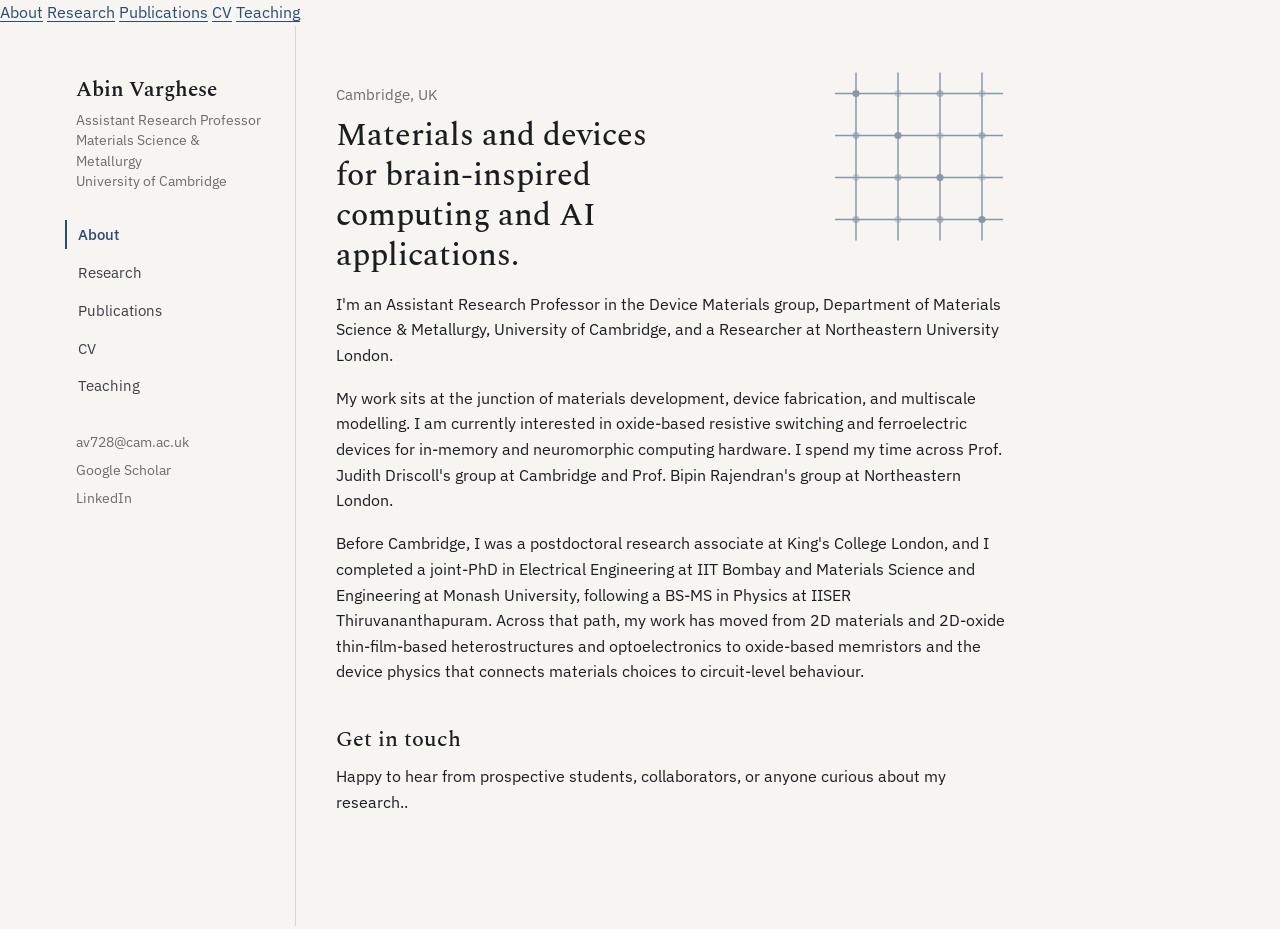
<file: index.html>
<!doctype html>
<html lang="en">
<head>
<meta charset="utf-8">
<meta name="viewport" content="width=device-width, initial-scale=1">
<title>Abin Varghese — Device Materials, Cambridge</title>
<meta name="description" content="Abin Varghese is an Assistant Research Professor at the University of Cambridge, working on materials and devices for in-memory and neuromorphic computing.">
<link rel="stylesheet" href="style.css">
</head>
<body>

<div class="mobile-header">
  <span class="mobile-header__name">Abin Varghese</span>
</div>
<nav class="mobile-nav">
  <a href="index.html" class="is-active">About</a>
  <a href="research.html">Research</a>
  <a href="publications.html">Publications</a>
  <a href="cv.html">CV</a>
  <a href="teaching.html">Teaching</a>
  <!--<a href="blog.html">Blog</a>-->
</nav>

<div class="shell">
  <aside class="sidebar">
    <p class="sidebar__name">Abin Varghese</p>
    <p class="sidebar__role">Assistant Research Professor<br>Materials Science &amp; Metallurgy<br>University of Cambridge</p>
    <nav>
      <a href="index.html" class="is-active">About</a>
      <a href="research.html">Research</a>
      <a href="publications.html">Publications</a>
      <a href="cv.html">CV</a>
      <a href="teaching.html">Teaching</a>
      <!--<a href="blog.html">Blog</a>-->
    </nav>
    <div class="sidebar__contact">
      <a href="mailto:av728@cam.ac.uk">av728@cam.ac.uk</a>
      <a href="https://scholar.google.com/citations?user=qMd50hkAAAAJ&hl=en" target="_blank">Google Scholar</a>
      <a href="www.linkedin.com/in/abin-varghese-510934150" target="_blank">LinkedIn</a>
    </div>
  </aside>

  <main class="main">
    <div class="content">

      <div class="hero">
        <svg class="hero__diagram" viewBox="0 0 200 200" xmlns="http://www.w3.org/2000/svg" aria-hidden="true">
          <g stroke="#2e4c6d" stroke-width="1.4" fill="none">
            <line x1="20" y1="30" x2="180" y2="30"/>
            <line x1="20" y1="70" x2="180" y2="70"/>
            <line x1="20" y1="110" x2="180" y2="110"/>
            <line x1="20" y1="150" x2="180" y2="150"/>
            <line x1="40" y1="10" x2="40" y2="170"/>
            <line x1="80" y1="10" x2="80" y2="170"/>
            <line x1="120" y1="10" x2="120" y2="170"/>
            <line x1="160" y1="10" x2="160" y2="170"/>
          </g>
          <g fill="#2e4c6d">
            <circle cx="40" cy="30" r="3.4"/>
            <circle cx="80" cy="30" r="3.4" opacity="0.35"/>
            <circle cx="120" cy="30" r="3.4" opacity="0.6"/>
            <circle cx="160" cy="30" r="3.4" opacity="0.35"/>
            <circle cx="40" cy="70" r="3.4" opacity="0.6"/>
            <circle cx="80" cy="70" r="3.4"/>
            <circle cx="120" cy="70" r="3.4" opacity="0.35"/>
            <circle cx="160" cy="70" r="3.4" opacity="0.6"/>
            <circle cx="40" cy="110" r="3.4" opacity="0.35"/>
            <circle cx="80" cy="110" r="3.4" opacity="0.6"/>
            <circle cx="120" cy="110" r="3.4"/>
            <circle cx="160" cy="110" r="3.4" opacity="0.35"/>
            <circle cx="40" cy="150" r="3.4" opacity="0.6"/>
            <circle cx="80" cy="150" r="3.4" opacity="0.35"/>
            <circle cx="120" cy="150" r="3.4" opacity="0.6"/>
            <circle cx="160" cy="150" r="3.4"/>
          </g>
        </svg>
        <p class="hero__eyebrow">Cambridge, UK</p>
        <h1>Materials and devices for brain-inspired computing and AI applications.</h1>
      </div>

      <p>I'm an Assistant Research Professor in the Device Materials group, Department of Materials Science &amp; Metallurgy, University of Cambridge, and a Researcher at Northeastern University London.</p>

      <p> My work sits at the junction of materials development, device fabrication, and multiscale modelling. I am currently interested in oxide-based resistive switching and ferroelectric devices for in-memory and neuromorphic computing hardware. I spend my time across Prof. Judith Driscoll's group at Cambridge and Prof. Bipin Rajendran's group at Northeastern London.</p>

      <p>Before Cambridge, I was a postdoctoral research associate at King's College London, and I completed a joint-PhD in Electrical Engineering at IIT Bombay and Materials Science and Engineering at Monash University, following a BS-MS in Physics at IISER Thiruvananthapuram. Across that path, my work has moved from 2D materials and 2D-oxide thin-film-based heterostructures and optoelectronics to oxide-based memristors and the device physics that connects materials choices to circuit-level behaviour.</p>

     <!--<div class="stat-row">
        <div class="stat"><span class="stat__value">25</span><span class="stat__label">peer-reviewed publications</span></div>
        <div class="stat"><span class="stat__value">819</span><span class="stat__label">citations</span></div>
        <div class="stat"><span class="stat__value">11</span><span class="stat__label">h-index</span></div>
      </div>-->

      
      <h2>Get in touch</h2>
      <p>Happy to hear from prospective students, collaborators, or anyone curious about my research.</a>.</p>

    </div>
  </main>
</div>

</body>
</html>
</file>
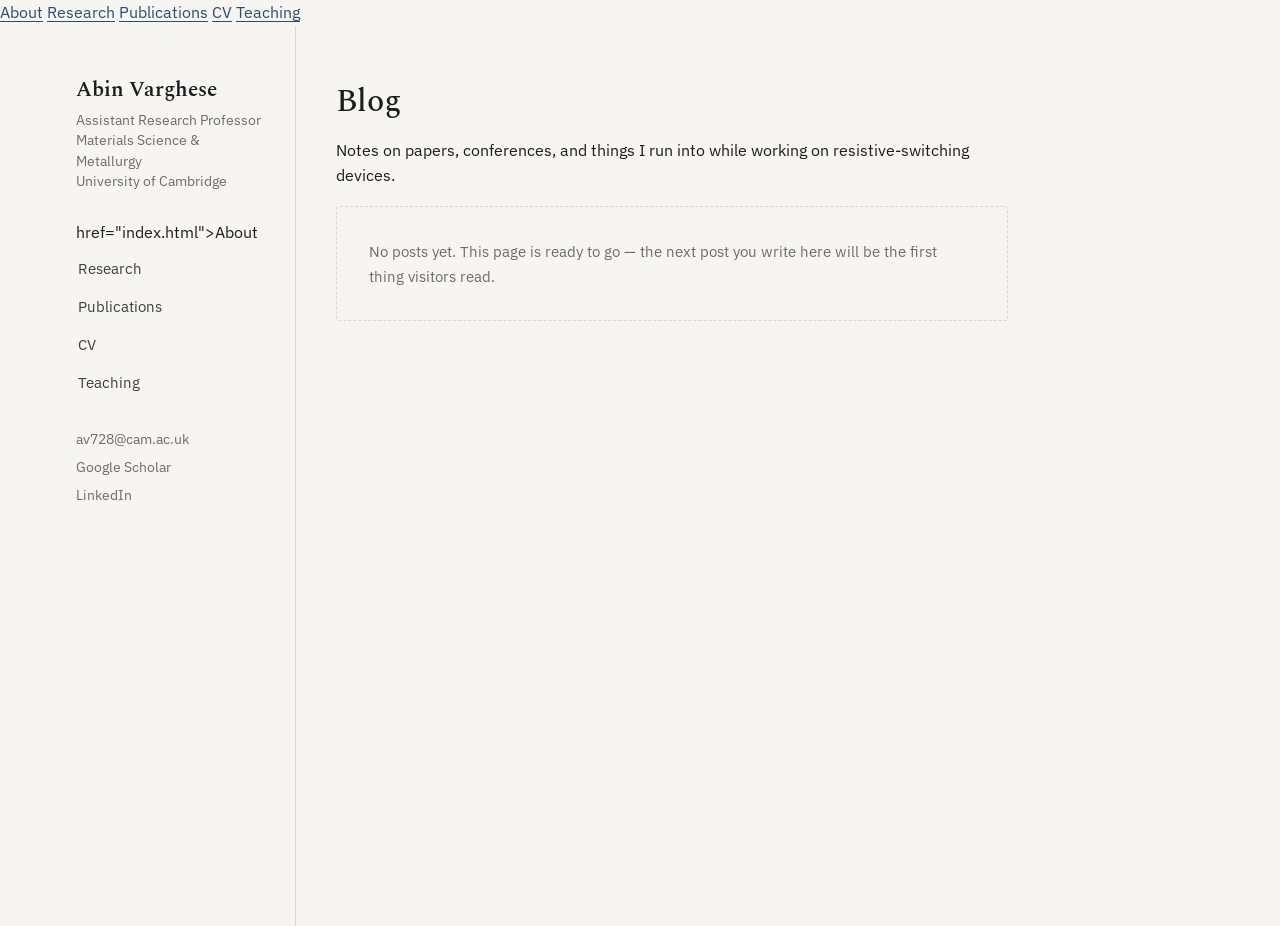
<file: blog.html>
<!doctype html>
<html lang="en">
<head>
<meta charset="utf-8">
<meta name="viewport" content="width=device-width, initial-scale=1">
<title>Blog — Abin Varghese</title>
<link rel="stylesheet" href="style.css">
</head>
<body>

<div class="mobile-header">
  <span class="mobile-header__name">Abin Varghese</span>
</div>
<nav class="mobile-nav">
  <a href="index.html">About</a>
  <a href="research.html">Research</a>
  <a href="publications.html">Publications</a>
  <a href="cv.html">CV</a>
  <a href="teaching.html">Teaching</a>
  <!--<a href="blog.html" class="is-active">Blog</a>-->
</nav>

<div class="shell">
  <aside class="sidebar">
    <p class="sidebar__name">Abin Varghese</p>
    <p class="sidebar__role">Assistant Research Professor<br>Materials Science &amp; Metallurgy<br>University of Cambridge</p>
    <nav>
      href="index.html">About</a>
      <a href="research.html">Research</a>
      <a href="publications.html">Publications</a>
      <a href="cv.html">CV</a>
      <a href="teaching.html">Teaching</a>
      <!--<a href="blog.html" class="is-active">Blog</a>-->
    </nav>
    <div class="sidebar__contact">
      <a href="mailto:av728@cam.ac.uk">av728@cam.ac.uk</a>
      <a href="#" title="Add your Google Scholar link">Google Scholar</a>
      <a href="#" title="Add your LinkedIn link">LinkedIn</a>
    </div>
  </aside>

  <main class="main">
    <div class="content">

      <h1>Blog</h1>
      <p>Notes on papers, conferences, and things I run into while working on resistive-switching devices.</p>

      <!--
        HOW TO ADD A POST:
        1. Copy this file to e.g. posts/my-post-title.html and write your post inside a <div class="content">.
        2. Add a .entry block below linking to it, following the pattern already there.
        See README.md in the repository root for full instructions.
      -->

      <div class="empty-state">
        No posts yet. This page is ready to go — the next post you write here will be the first thing visitors read.
      </div>

    </div>
  </main>
</div>

</body>
</html>
</file>
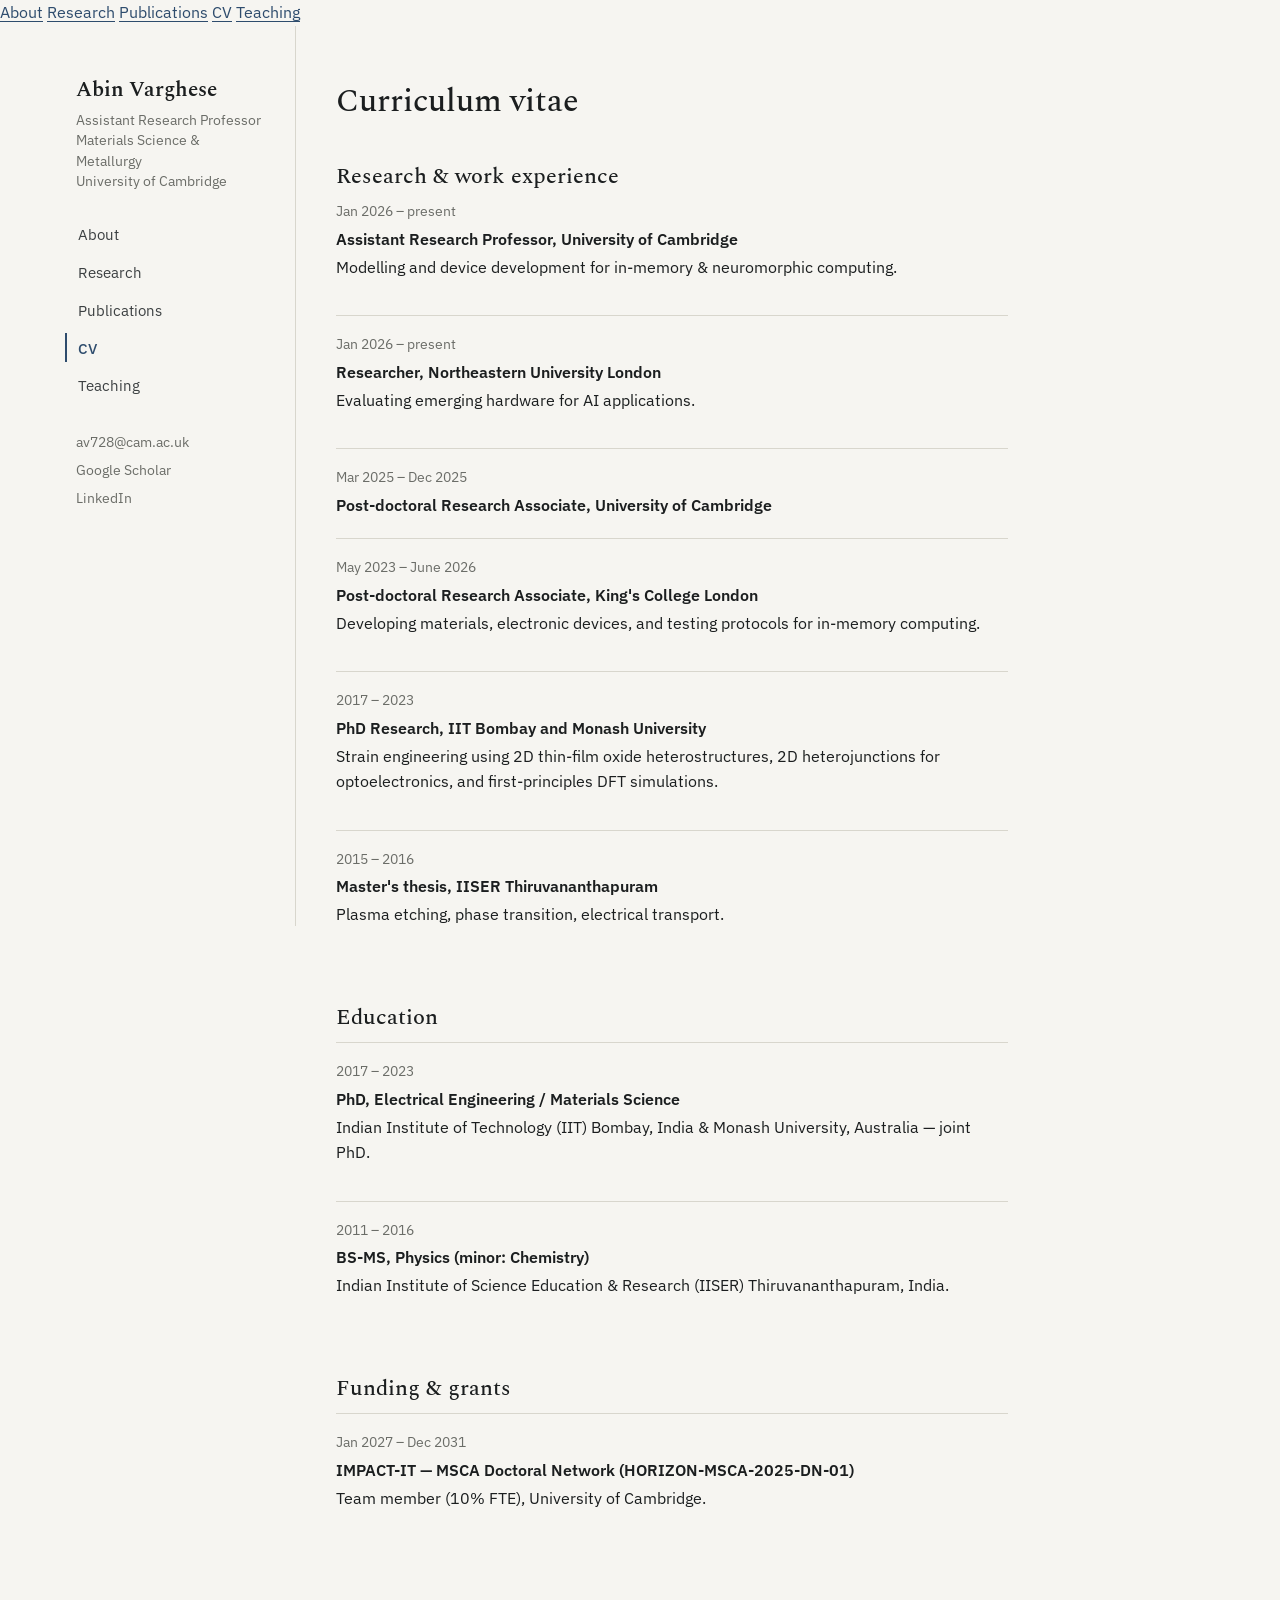
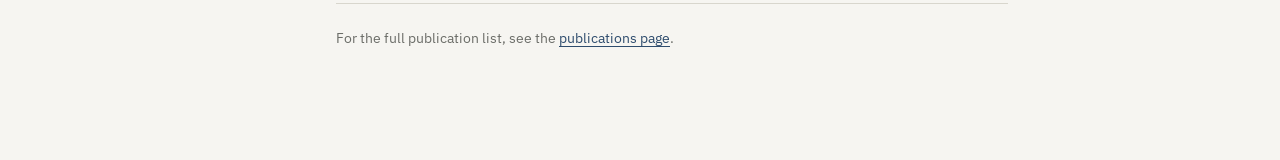
<file: cv.html>
<!doctype html>
<html lang="en">
<head>
<meta charset="utf-8">
<meta name="viewport" content="width=device-width, initial-scale=1">
<title>CV — Abin Varghese</title>
<link rel="stylesheet" href="style.css">
</head>
<body>

<div class="mobile-header">
  <span class="mobile-header__name">Abin Varghese</span>
</div>
<nav class="mobile-nav">
  <a href="index.html">About</a>
  <a href="research.html">Research</a>
  <a href="publications.html">Publications</a>
  <a href="cv.html" class="is-active">CV</a>
  <a href="teaching.html">Teaching</a>
  <!--<a href="blog.html">Blog</a>-->
</nav>

<div class="shell">
  <aside class="sidebar">
    <p class="sidebar__name">Abin Varghese</p>
    <p class="sidebar__role">Assistant Research Professor<br>Materials Science &amp; Metallurgy<br>University of Cambridge</p>
    <nav>
      <a href="index.html">About</a>
      <a href="research.html">Research</a>
      <a href="publications.html">Publications</a>
      <a href="cv.html" class="is-active">CV</a>
      <a href="teaching.html">Teaching</a>
      <!--<a href="blog.html">Blog</a>-->
    </nav>
    <div class="sidebar__contact">
      <a href="mailto:av728@cam.ac.uk">av728@cam.ac.uk</a>
      <a href="https://scholar.google.com/citations?user=qMd50hkAAAAJ&hl=en" target="_blank">Google Scholar</a>
      <a href="www.linkedin.com/in/abin-varghese-510934150" target="_blank">LinkedIn</a>
    </div>
  </aside>

  <main class="main">
    <div class="content">

      <h1>Curriculum vitae</h1>
     <!-- <p><a class="button" href="Abin_Varghese_CV.pdf">Download full CV (PDF)</a></p>-->

      <h2>Research &amp; work experience</h2>
      <div class="entry">
        <p class="entry__meta">Jan 2026 – present</p>
        <p class="entry__title">Assistant Research Professor, University of Cambridge</p>
        <p>Modelling and device development for in-memory &amp; neuromorphic computing.</p>
      </div>
      <div class="entry">
        <p class="entry__meta">Jan 2026 – present</p>
        <p class="entry__title">Researcher, Northeastern University London</p>
        <p>Evaluating emerging hardware for AI applications.</p>
      </div>
      <div class="entry">
        <p class="entry__meta">Mar 2025 – Dec 2025</p>
        <p class="entry__title">Post-doctoral Research Associate, University of Cambridge</p>
      </div>
      <div class="entry">
        <p class="entry__meta">May 2023 – June 2026</p>
        <p class="entry__title">Post-doctoral Research Associate, King's College London</p>
        <p>Developing materials, electronic devices, and testing protocols for in-memory computing.</p>
      </div>
      <div class="entry">
        <p class="entry__meta">2017 – 2023</p>
        <p class="entry__title">PhD Research, IIT Bombay and Monash University</p>
        <p>Strain engineering using 2D thin-film oxide heterostructures, 2D heterojunctions for optoelectronics, and first-principles DFT simulations.</p>
      </div>
      <div class="entry">
        <p class="entry__meta">2015 – 2016</p>
        <p class="entry__title">Master's thesis, IISER Thiruvananthapuram</p>
        <p>Plasma etching, phase transition, electrical transport.</p>
      </div>

      <h2>Education</h2>
      <div class="entry">
        <p class="entry__meta">2017 – 2023</p>
        <p class="entry__title">PhD, Electrical Engineering / Materials Science</p>
        <p>Indian Institute of Technology (IIT) Bombay, India &amp; Monash University, Australia — joint PhD.</p>
      </div>
      <div class="entry">
        <p class="entry__meta">2011 – 2016</p>
        <p class="entry__title">BS-MS, Physics (minor: Chemistry)</p>
        <p>Indian Institute of Science Education &amp; Research (IISER) Thiruvananthapuram, India.</p>
      </div>

      <h2>Funding &amp; grants</h2>
      <div class="entry">
        <p class="entry__meta">Jan 2027 – Dec 2031</p>
        <p class="entry__title">IMPACT-IT — MSCA Doctoral Network (HORIZON-MSCA-2025-DN-01)</p>
        <p>Team member (10% FTE), University of Cambridge.</p>
      </div>



      <p class="footer-note">For the full publication list, see the <a href="publications.html">publications page</a>.</p>

    </div>
  </main>
</div>

</body>
</html>
</file>
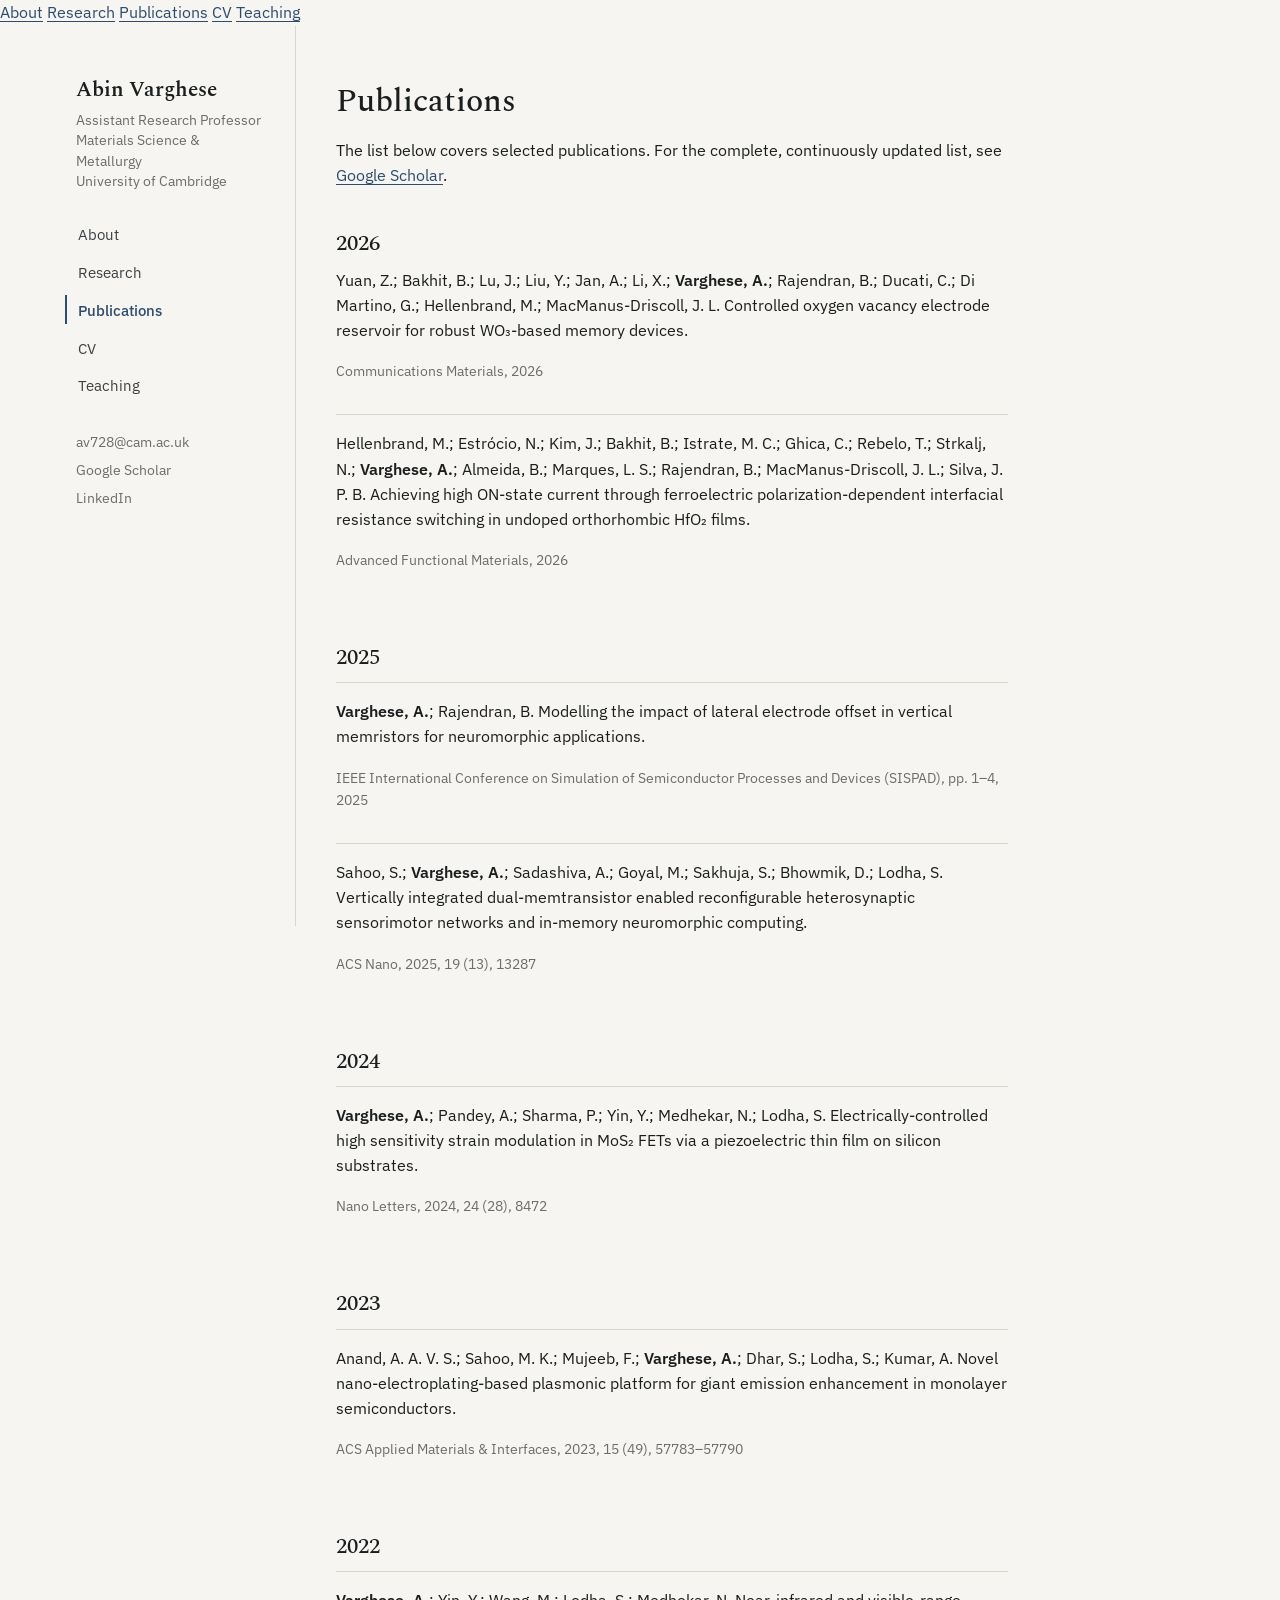
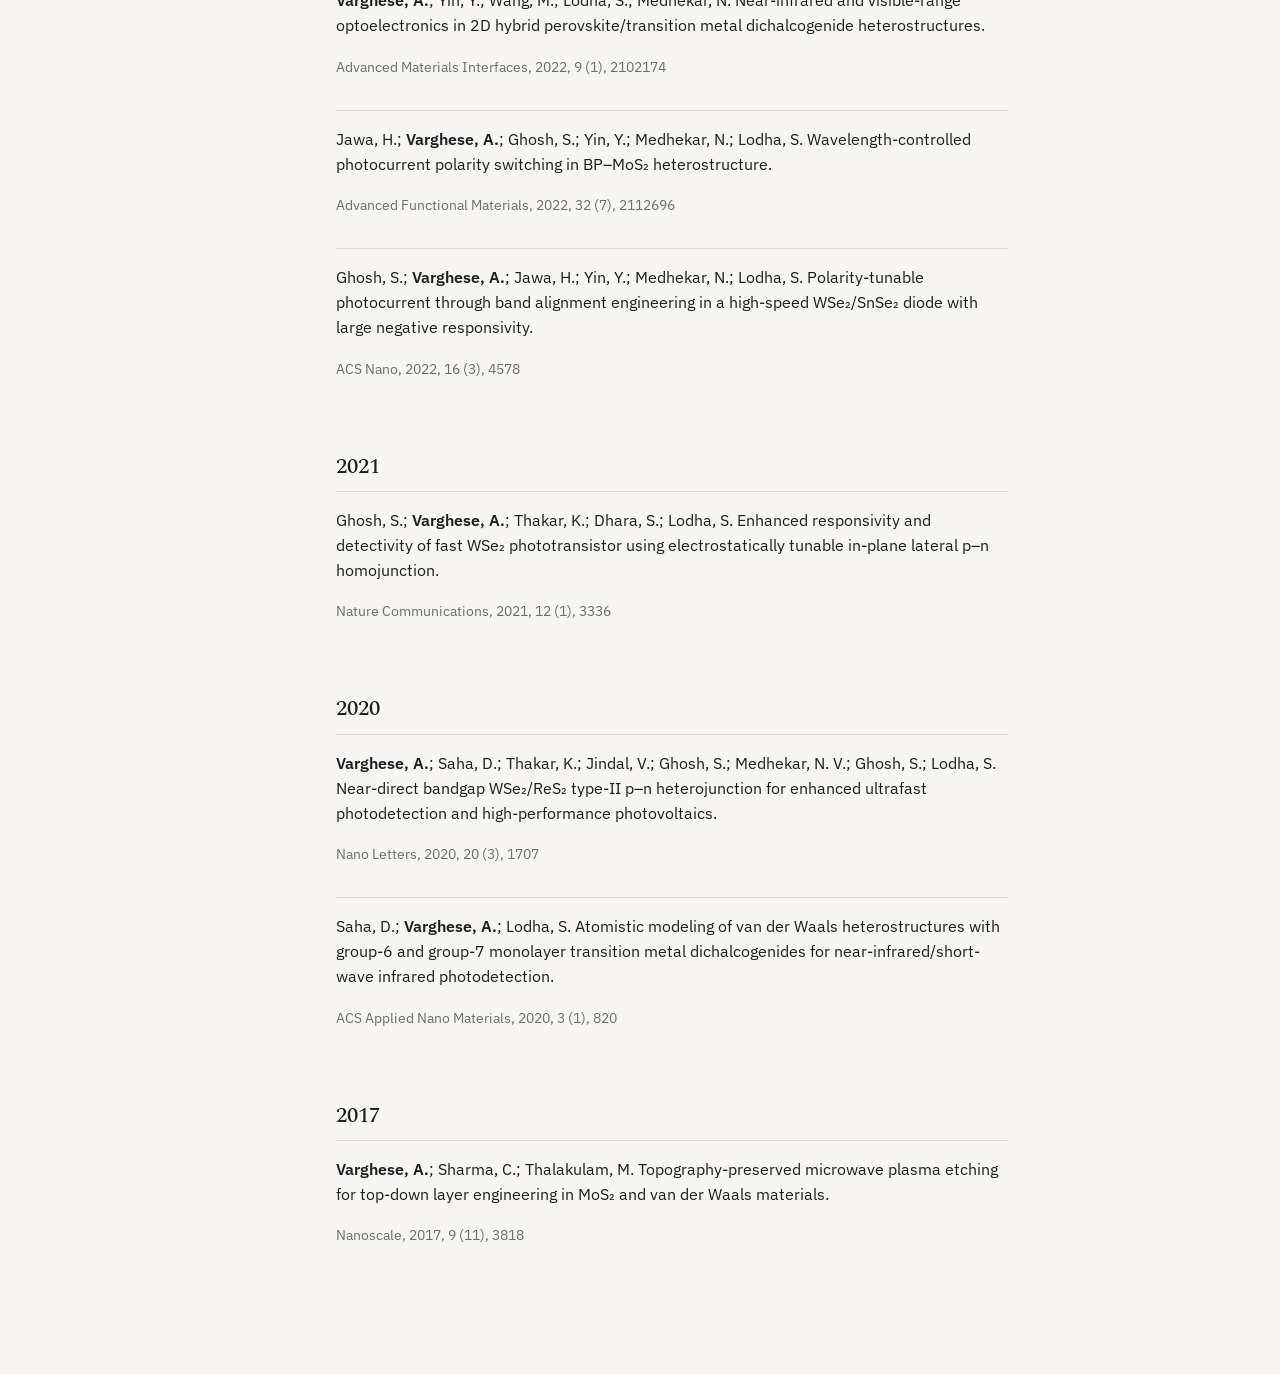
<file: publications.html>
<!doctype html>
<html lang="en">
<head>
<meta charset="utf-8">
<meta name="viewport" content="width=device-width, initial-scale=1">
<title>Publications — Abin Varghese</title>
<link rel="stylesheet" href="style.css">
</head>
<body>

<div class="mobile-header">
  <span class="mobile-header__name">Abin Varghese</span>
</div>
<nav class="mobile-nav">
  <a href="index.html">About</a>
  <a href="research.html">Research</a>
  <a href="publications.html" class="is-active">Publications</a>
  <a href="cv.html">CV</a>
  <a href="teaching.html">Teaching</a>
  <!--<a href="blog.html">Blog</a>-->
</nav>

<div class="shell">
  <aside class="sidebar">
    <p class="sidebar__name">Abin Varghese</p>
    <p class="sidebar__role">Assistant Research Professor<br>Materials Science &amp; Metallurgy<br>University of Cambridge</p>
    <nav>
      <a href="index.html">About</a>
      <a href="research.html">Research</a>
      <a href="publications.html" class="is-active">Publications</a>
      <a href="cv.html">CV</a>
      <a href="teaching.html">Teaching</a>
      <!--<a href="blog.html">Blog</a>-->
    </nav>
    <div class="sidebar__contact">
      <a href="mailto:av728@cam.ac.uk">av728@cam.ac.uk</a>
      <a href="https://scholar.google.com/citations?user=qMd50hkAAAAJ&hl=en" target="_blank">Google Scholar</a>
      <a href="www.linkedin.com/in/abin-varghese-510934150" target="_blank">LinkedIn</a>
    </div>
  </aside>

  <main class="main">
    <div class="content">

      <h1>Publications</h1>

      <p>The list below covers selected publications. For the complete, continuously updated list, see <a href="#" title="https://scholar.google.com/citations?user=qMd50hkAAAAJ&hl=en">Google Scholar</a>.</p>

      <h2>2026</h2>
      <div class="pub">
        <p>Yuan, Z.; Bakhit, B.; Lu, J.; Liu, Y.; Jan, A.; Li, X.; <span class="pub-author-self">Varghese, A.</span>; Rajendran, B.; Ducati, C.; Di Martino, G.; Hellenbrand, M.; MacManus-Driscoll, J. L. Controlled oxygen vacancy electrode reservoir for robust WO₃-based memory devices.</p>
        <p class="pub__venue">Communications Materials, 2026</p>
      </div>
      <div class="pub">
        <p>Hellenbrand, M.; Estrócio, N.; Kim, J.; Bakhit, B.; Istrate, M. C.; Ghica, C.; Rebelo, T.; Strkalj, N.; <span class="pub-author-self">Varghese, A.</span>; Almeida, B.; Marques, L. S.; Rajendran, B.; MacManus-Driscoll, J. L.; Silva, J. P. B. Achieving high ON-state current through ferroelectric polarization-dependent interfacial resistance switching in undoped orthorhombic HfO₂ films.</p>
        <p class="pub__venue">Advanced Functional Materials, 2026</p>
      </div>

      <h2>2025</h2>
      <div class="pub">
        <p><span class="pub-author-self">Varghese, A.</span>; Rajendran, B. Modelling the impact of lateral electrode offset in vertical memristors for neuromorphic applications.</p>
        <p class="pub__venue">IEEE International Conference on Simulation of Semiconductor Processes and Devices (SISPAD), pp. 1–4, 2025</p>
      </div>
      <div class="pub">
        <p>Sahoo, S.; <span class="pub-author-self">Varghese, A.</span>; Sadashiva, A.; Goyal, M.; Sakhuja, S.; Bhowmik, D.; Lodha, S. Vertically integrated dual-memtransistor enabled reconfigurable heterosynaptic sensorimotor networks and in-memory neuromorphic computing.</p>
        <p class="pub__venue">ACS Nano, 2025, 19 (13), 13287</p>
      </div>

      <h2>2024</h2>
      <div class="pub">
        <p><span class="pub-author-self">Varghese, A.</span>; Pandey, A.; Sharma, P.; Yin, Y.; Medhekar, N.; Lodha, S. Electrically-controlled high sensitivity strain modulation in MoS₂ FETs via a piezoelectric thin film on silicon substrates.</p>
        <p class="pub__venue">Nano Letters, 2024, 24 (28), 8472</p>
      </div>

      <h2>2023</h2>
      <div class="pub">
        <p>Anand, A. A. V. S.; Sahoo, M. K.; Mujeeb, F.; <span class="pub-author-self">Varghese, A.</span>; Dhar, S.; Lodha, S.; Kumar, A. Novel nano-electroplating-based plasmonic platform for giant emission enhancement in monolayer semiconductors.</p>
        <p class="pub__venue">ACS Applied Materials &amp; Interfaces, 2023, 15 (49), 57783–57790</p>
      </div>

      <h2>2022</h2>
      <div class="pub">
        <p><span class="pub-author-self">Varghese, A.</span>; Yin, Y.; Wang, M.; Lodha, S.; Medhekar, N. Near-infrared and visible-range optoelectronics in 2D hybrid perovskite/transition metal dichalcogenide heterostructures.</p>
        <p class="pub__venue">Advanced Materials Interfaces, 2022, 9 (1), 2102174</p>
      </div>
      <div class="pub">
        <p>Jawa, H.; <span class="pub-author-self">Varghese, A.</span>; Ghosh, S.; Yin, Y.; Medhekar, N.; Lodha, S. Wavelength-controlled photocurrent polarity switching in BP–MoS₂ heterostructure.</p>
        <p class="pub__venue">Advanced Functional Materials, 2022, 32 (7), 2112696</p>
      </div>
      <div class="pub">
        <p>Ghosh, S.; <span class="pub-author-self">Varghese, A.</span>; Jawa, H.; Yin, Y.; Medhekar, N.; Lodha, S. Polarity-tunable photocurrent through band alignment engineering in a high-speed WSe₂/SnSe₂ diode with large negative responsivity.</p>
        <p class="pub__venue">ACS Nano, 2022, 16 (3), 4578</p>
      </div>

      <h2>2021</h2>
      <div class="pub">
        <p>Ghosh, S.; <span class="pub-author-self">Varghese, A.</span>; Thakar, K.; Dhara, S.; Lodha, S. Enhanced responsivity and detectivity of fast WSe₂ phototransistor using electrostatically tunable in-plane lateral p–n homojunction.</p>
        <p class="pub__venue">Nature Communications, 2021, 12 (1), 3336</p>
      </div>

      <h2>2020</h2>
      <div class="pub">
        <p><span class="pub-author-self">Varghese, A.</span>; Saha, D.; Thakar, K.; Jindal, V.; Ghosh, S.; Medhekar, N. V.; Ghosh, S.; Lodha, S. Near-direct bandgap WSe₂/ReS₂ type-II p–n heterojunction for enhanced ultrafast photodetection and high-performance photovoltaics.</p>
        <p class="pub__venue">Nano Letters, 2020, 20 (3), 1707</p>
      </div>
      <div class="pub">
        <p>Saha, D.; <span class="pub-author-self">Varghese, A.</span>; Lodha, S. Atomistic modeling of van der Waals heterostructures with group-6 and group-7 monolayer transition metal dichalcogenides for near-infrared/short-wave infrared photodetection.</p>
        <p class="pub__venue">ACS Applied Nano Materials, 2020, 3 (1), 820</p>
      </div>

      <h2>2017</h2>
      <div class="pub">
        <p><span class="pub-author-self">Varghese, A.</span>; Sharma, C.; Thalakulam, M. Topography-preserved microwave plasma etching for top-down layer engineering in MoS₂ and van der Waals materials.</p>
        <p class="pub__venue">Nanoscale, 2017, 9 (11), 3818</p>
      </div>

    </div>
  </main>
</div>

</body>
</html>
</file>
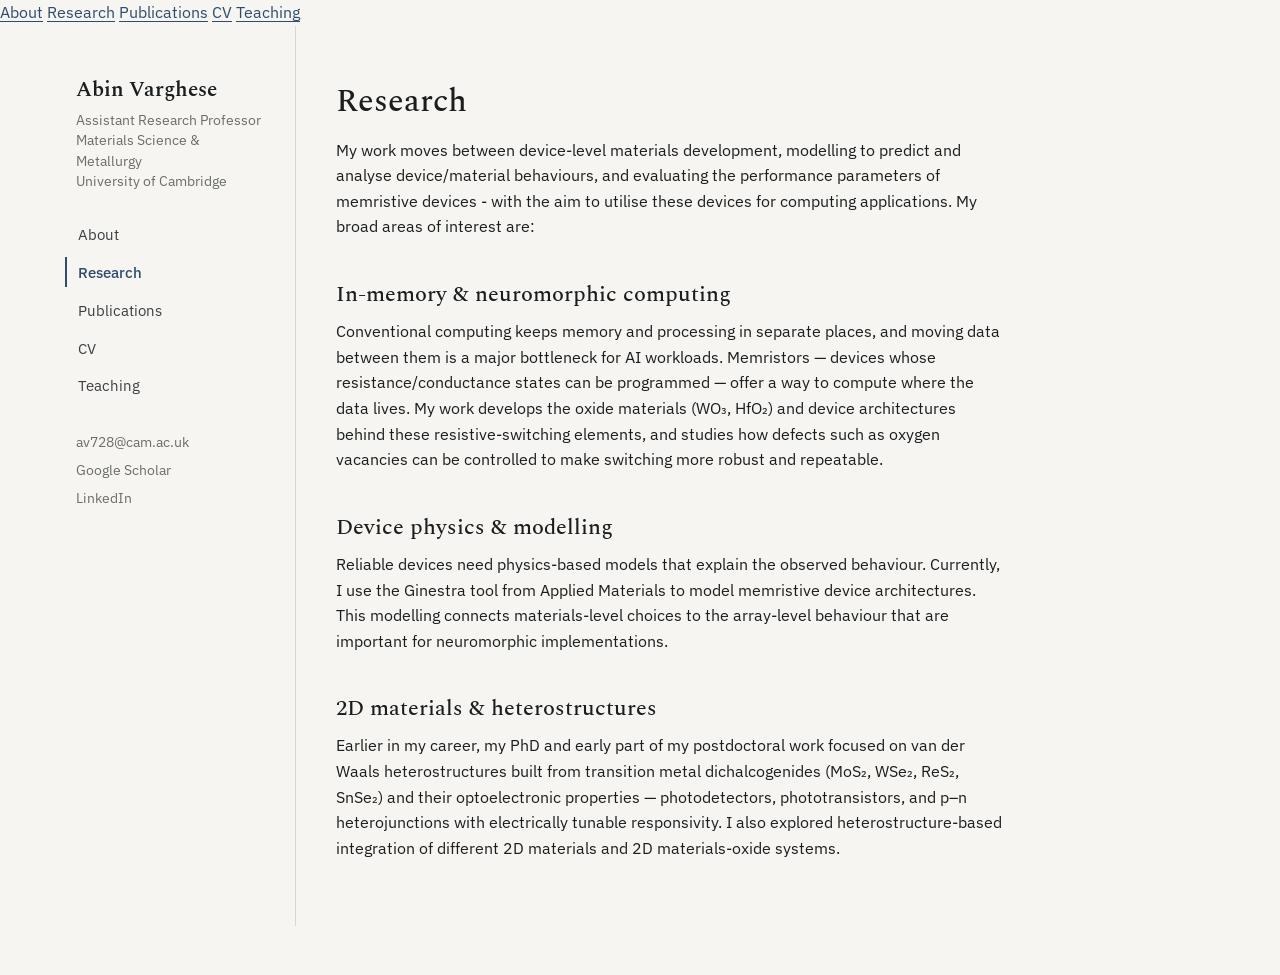
<file: research.html>
<!doctype html>
<html lang="en">
<head>
<meta charset="utf-8">
<meta name="viewport" content="width=device-width, initial-scale=1">
<title>Research — Abin Varghese</title>
<link rel="stylesheet" href="style.css">
</head>
<body>

<div class="mobile-header">
  <span class="mobile-header__name">Abin Varghese</span>
</div>
<nav class="mobile-nav">
  <a href="index.html">About</a>
  <a href="research.html" class="is-active">Research</a>
  <a href="publications.html">Publications</a>
  <a href="cv.html">CV</a>
  <a href="teaching.html">Teaching</a>
  <!--<a href="blog.html">Blog</a>-->
</nav>

<div class="shell">
  <aside class="sidebar">
    <p class="sidebar__name">Abin Varghese</p>
    <p class="sidebar__role">Assistant Research Professor<br>Materials Science &amp; Metallurgy<br>University of Cambridge</p>
    <nav>
      <a href="index.html">About</a>
      <a href="research.html" class="is-active">Research</a>
      <a href="publications.html">Publications</a>
      <a href="cv.html">CV</a>
      <a href="teaching.html">Teaching</a>
     <!-- <a href="blog.html">Blog</a>-->
    </nav>
    <div class="sidebar__contact">
      <a href="mailto:av728@cam.ac.uk">av728@cam.ac.uk</a>
      <a href="https://scholar.google.com/citations?user=qMd50hkAAAAJ&hl=en" target="_blank">Google Scholar</a>
      <a href="www.linkedin.com/in/abin-varghese-510934150" target="_blank">LinkedIn</a>
    </div>
  </aside>

  <main class="main">
    <div class="content">

      <h1>Research</h1>
      <p>My work moves between device-level materials development, modelling to predict and analyse device/material behaviours, and evaluating the performance parameters of memristive devices - with the aim to utilise these devices for computing applications. My broad areas of interest are:</p>

      <h2>In-memory &amp; neuromorphic computing</h2>
      <p>Conventional computing keeps memory and processing in separate places, and moving data between them is a major bottleneck for AI workloads. Memristors — devices whose resistance/conductance states can be programmed — offer a way to compute where the data lives. My work develops the oxide materials (WO₃, HfO₂) and device architectures behind these resistive-switching elements, and studies how defects such as oxygen vacancies can be controlled to make switching more robust and repeatable.</p>

      <h2>Device physics &amp; modelling</h2>
      <p>Reliable devices need physics-based models that explain the observed behaviour. Currently, I use the Ginestra tool from Applied Materials to model memristive device architectures.  This modelling connects materials-level choices to the array-level behaviour that are important for neuromorphic implementations.</p>

      <h2>2D materials &amp; heterostructures</h2>
      <p>Earlier in my career, my PhD and early part of my postdoctoral work focused on van der Waals heterostructures built from transition metal dichalcogenides (MoS₂, WSe₂, ReS₂, SnSe₂) and their optoelectronic properties — photodetectors, phototransistors, and p–n heterojunctions with electrically tunable responsivity. I also explored heterostructure-based integration of different 2D materials and 2D materials-oxide systems.</p>

  
    </div>
  </main>
</div>

</body>
</html>
</file>
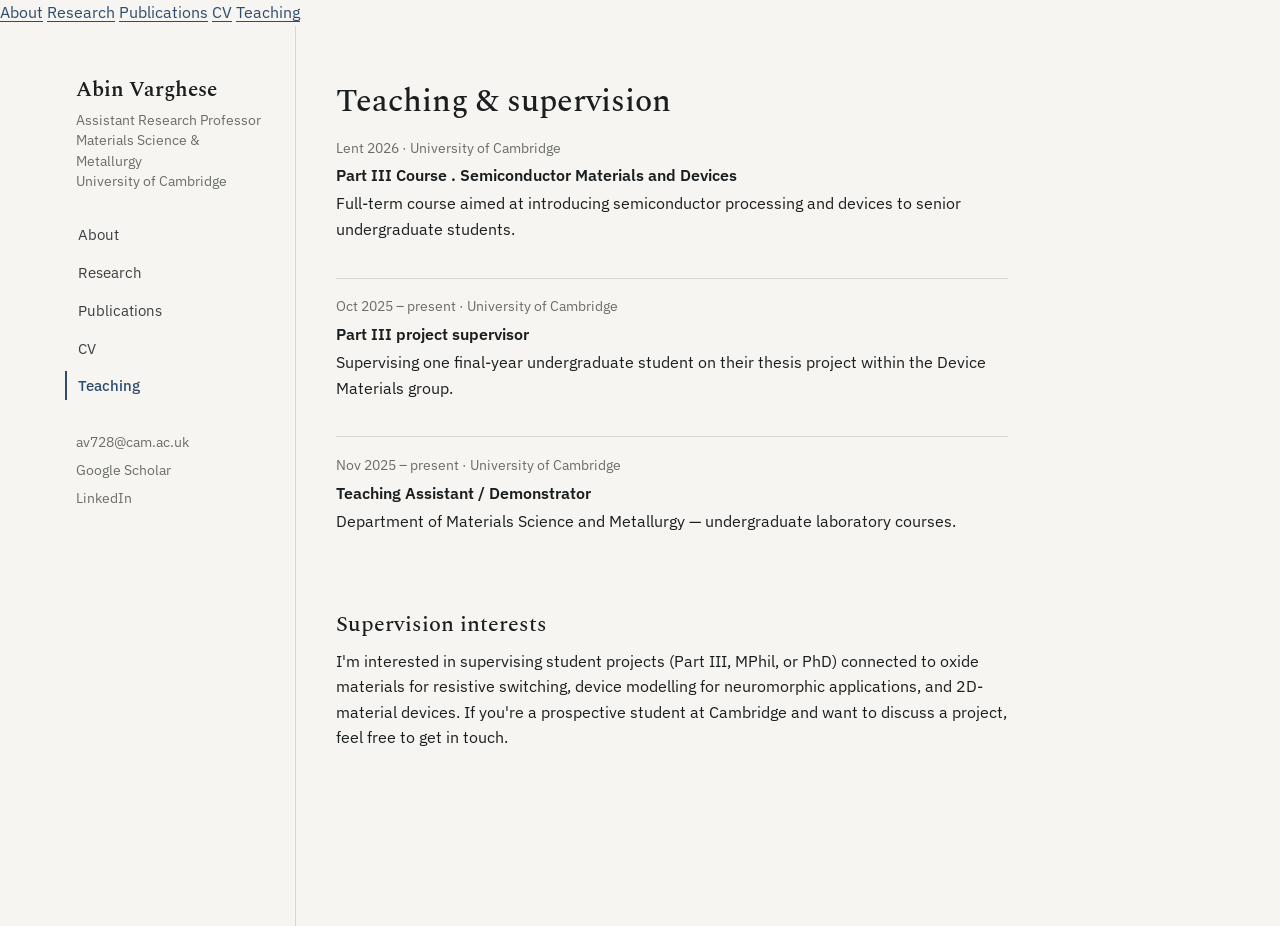
<file: teaching.html>
<!doctype html>
<html lang="en">
<head>
<meta charset="utf-8">
<meta name="viewport" content="width=device-width, initial-scale=1">
<title>Teaching — Abin Varghese</title>
<link rel="stylesheet" href="style.css">
</head>
<body>

<div class="mobile-header">
  <span class="mobile-header__name">Abin Varghese</span>
</div>
<nav class="mobile-nav">
  <a href="index.html">About</a>
  <a href="research.html">Research</a>
  <a href="publications.html">Publications</a>
  <a href="cv.html">CV</a>
  <a href="teaching.html" class="is-active">Teaching</a>
  <!--<a href="blog.html">Blog</a>-->
</nav>

<div class="shell">
  <aside class="sidebar">
    <p class="sidebar__name">Abin Varghese</p>
    <p class="sidebar__role">Assistant Research Professor<br>Materials Science &amp; Metallurgy<br>University of Cambridge</p>
    <nav>
      <a href="index.html">About</a>
      <a href="research.html">Research</a>
      <a href="publications.html">Publications</a>
      <a href="cv.html">CV</a>
      <a href="teaching.html" class="is-active">Teaching</a>
      <!--<a href="blog.html">Blog</a>-->
    </nav>
    <div class="sidebar__contact">
      <a href="mailto:av728@cam.ac.uk">av728@cam.ac.uk</a>
      <a href="https://scholar.google.com/citations?user=qMd50hkAAAAJ&hl=en" target="_blank">Google Scholar</a>
      <a href="www.linkedin.com/in/abin-varghese-510934150" target="_blank">LinkedIn</a>
    </div>
  </aside>

  <main class="main">
    <div class="content">

      <h1>Teaching &amp; supervision</h1>

      <div class="entry">
        <p class="entry__meta">Lent 2026 · University of Cambridge</p>
        <p class="entry__title">Part III Course  .  Semiconductor Materials and Devices</p>
        <p> Full-term course aimed at introducing semiconductor processing and devices to senior undergraduate students. </p>
      </div>

      <div class="entry">
        <p class="entry__meta">Oct 2025 – present · University of Cambridge</p>
        <p class="entry__title">Part III project supervisor</p>
        <p>Supervising one final-year undergraduate student on their thesis project within the Device Materials group.</p>
      </div>

      <div class="entry">
        <p class="entry__meta">Nov 2025 – present · University of Cambridge</p>
        <p class="entry__title">Teaching Assistant / Demonstrator</p>
        <p>Department of Materials Science and Metallurgy — undergraduate laboratory courses.</p>
      </div>

      <h2>Supervision interests</h2>
      <p>I'm interested in supervising student projects (Part III, MPhil, or PhD) connected to oxide materials for resistive switching, device modelling for neuromorphic applications, and 2D-material devices. If you're a prospective student at Cambridge and want to discuss a project, feel free to get in touch</a>.</p>

    </div>
  </main>
</div>

</body>
</html>
</file>
<file: style.css>
/* ============================================================
   Abin Varghese — personal academic site
   Design tokens
   ============================================================ */

@import url('https://fonts.googleapis.com/css2?family=Spectral:ital,wght@0,400;0,500;0,600;1,400;1,500&family=IBM+Plex+Sans:wght@400;500;600&display=swap');

:root {
  --paper: #f6f5f1;
  --paper-raised: #ffffff;
  --ink: #1b1e1f;
  --ink-soft: #3c4042;
  --meta: #6b6d68;
  --line: #d8d6cd;
  --accent: #2e4c6d;      /* WO3 electrochromic blue */
  --accent-soft: #8a9bb0;
  --accent-wash: #e8edf2;
  --max-w: 42rem;
  --sidebar-w: 15.5rem;
}

* { box-sizing: border-box; }

html {
  -webkit-text-size-adjust: 100%;
}

body {
  margin: 0;
  background: var(--paper);
  color: var(--ink);
  font-family: 'IBM Plex Sans', -apple-system, BlinkMacSystemFont, sans-serif;
  font-size: 16px;
  line-height: 1.6;
  -webkit-font-smoothing: antialiased;
}

h1, h2, h3 {
  font-family: 'Spectral', Georgia, serif;
  font-weight: 500;
  line-height: 1.25;
  margin: 0 0 0.5em;
  color: var(--ink);
}

h1 { font-size: 2rem; }
h2 { font-size: 1.4rem; margin-top: 2.5rem; }
h3 { font-size: 1.05rem; font-weight: 600; margin-top: 1.75rem; }

p { margin: 0 0 1.1em; }

a {
  color: var(--accent);
  text-decoration-thickness: 1px;
  text-underline-offset: 3px;
  transition: color 0.15s ease;
}
a:hover { color: var(--ink); }

a:focus-visible, button:focus-visible {
  outline: 2px solid var(--accent);
  outline-offset: 3px;
}

ul, ol { padding-left: 1.2em; }
li { margin-bottom: 0.5em; }

hr {
  border: none;
  border-top: 1px solid var(--line);
  margin: 2.5rem 0;
}

/* ---------------- Layout shell ---------------- */

.shell {
  display: flex;
  min-height: 100vh;
  max-width: 74rem;
  margin: 0 auto;
}

.sidebar {
  width: var(--sidebar-w);
  flex-shrink: 0;
  padding: 3rem 1.75rem 2rem;
  position: sticky;
  top: 0;
  align-self: flex-start;
  height: 100vh;
  overflow-y: auto;
  border-right: 1px solid var(--line);
}

.sidebar__name {
  font-family: 'Spectral', serif;
  font-size: 1.3rem;
  font-weight: 600;
  margin: 0 0 0.15em;
}

.sidebar__role {
  font-size: 0.85rem;
  color: var(--meta);
  line-height: 1.5;
  margin: 0 0 1.75rem;
}

.sidebar nav {
  display: flex;
  flex-direction: column;
  gap: 0.55rem;
  margin-bottom: 2rem;
}

.sidebar nav a {
  color: var(--ink-soft);
  text-decoration: none;
  font-size: 0.95rem;
  padding: 0.15rem 0;
  border-left: 2px solid transparent;
  padding-left: 0.7rem;
  margin-left: -0.7rem;
  transition: border-color 0.15s ease, color 0.15s ease;
}

.sidebar nav a:hover {
  color: var(--ink);
  border-left-color: var(--accent-soft);
}

.sidebar nav a.is-active {
  color: var(--accent);
  border-left-color: var(--accent);
  font-weight: 500;
}

.sidebar__contact {
  font-size: 0.85rem;
  color: var(--meta);
  display: flex;
  flex-direction: column;
  gap: 0.4rem;
}

.sidebar__contact a { color: var(--meta); text-decoration: none; }
.sidebar__contact a:hover { color: var(--accent); text-decoration: underline; }

.main {
  flex: 1;
  min-width: 0;
  padding: 3.5rem 2.5rem 6rem;
}

.content {
  max-width: var(--max-w);
}

/* ---------------- Mobile ---------------- */

.mobile-header {
  display: none;
}

@media (max-width: 860px) {
  .shell { flex-direction: column; }

  .sidebar {
    display: none;
  }

  .mobile-header {
    display: flex;
    align-items: center;
    justify-content: space-between;
    padding: 1.1rem 1.25rem;
    border-bottom: 1px solid var(--line);
    position: sticky;
    top: 0;
    background: var(--paper);
    z-index: 10;
  }

  .mobile-header__name {
    font-family: 'Spectral', serif;
    font-weight: 600;
    font-size: 1.05rem;
  }

  .mobile-nav {
    display: flex;
    gap: 0.9rem;
    overflow-x: auto;
    padding: 0.75rem 1.25rem 1rem;
    border-bottom: 1px solid var(--line);
    font-size: 0.9rem;
  }

  .mobile-nav a {
    color: var(--ink-soft);
    text-decoration: none;
    white-space: nowrap;
  }

  .mobile-nav a.is-active {
    color: var(--accent);
    font-weight: 500;
  }

  .main { padding: 2rem 1.25rem 4rem; }
}

/* ---------------- Hero (About page) ---------------- */

.hero {
  position: relative;
  margin-bottom: 1rem;
}

.hero__diagram {
  position: absolute;
  top: -1.2rem;
  right: -1rem;
  width: 210px;
  height: 210px;
  opacity: 0.55;
  pointer-events: none;
}

@media (max-width: 860px) {
  .hero__diagram { display: none; }
}

.hero__eyebrow {
  color: var(--meta);
  font-size: 0.95rem;
  margin-bottom: 0.6rem;
}

.hero h1 {
  max-width: 20ch;
  animation: rise 0.6s ease both;
}

@keyframes rise {
  from { opacity: 0; transform: translateY(6px); }
  to { opacity: 1; transform: translateY(0); }
}

@media (prefers-reduced-motion: reduce) {
  .hero h1 { animation: none; }
}

/* ---------------- Cards / lists ---------------- */

.entry {
  padding: 1.1rem 0;
  border-top: 1px solid var(--line);
}
.entry:first-of-type { border-top: none; padding-top: 0; }

.entry__meta {
  font-size: 0.85rem;
  color: var(--meta);
  margin-bottom: 0.25rem;
}

.entry__title {
  font-weight: 600;
  margin-bottom: 0.15rem;
}

.tag {
  display: inline-block;
  font-size: 0.78rem;
  color: var(--accent);
  background: var(--accent-wash);
  padding: 0.15rem 0.55rem;
  border-radius: 3px;
  margin-right: 0.4rem;
}

.pub {
  padding: 1rem 0;
  border-top: 1px solid var(--line);
  font-size: 0.98rem;
}
.pub:first-of-type { border-top: none; padding-top: 0; }
.pub__venue { color: var(--meta); font-size: 0.88rem; }

.pub-author-self {
  font-weight: 600;
}

.stat-row {
  display: flex;
  gap: 2rem;
  margin: 1.5rem 0 2rem;
  flex-wrap: wrap;
}

.stat {
  display: flex;
  flex-direction: column;
}

.stat__value {
  font-family: 'Spectral', serif;
  font-size: 1.6rem;
  color: var(--accent);
  line-height: 1;
}

.stat__label {
  font-size: 0.8rem;
  color: var(--meta);
  margin-top: 0.3rem;
}

.button {
  display: inline-block;
  border: 1px solid var(--ink);
  color: var(--ink);
  text-decoration: none;
  padding: 0.55rem 1.1rem;
  font-size: 0.92rem;
  border-radius: 2px;
  transition: background 0.15s ease, color 0.15s ease;
}
.button:hover {
  background: var(--ink);
  color: var(--paper-raised);
}

.empty-state {
  border: 1px dashed var(--line);
  border-radius: 4px;
  padding: 2rem;
  color: var(--meta);
  font-size: 0.95rem;
}

.footer-note {
  margin-top: 3.5rem;
  padding-top: 1.5rem;
  border-top: 1px solid var(--line);
  font-size: 0.85rem;
  color: var(--meta);
}
</file>
